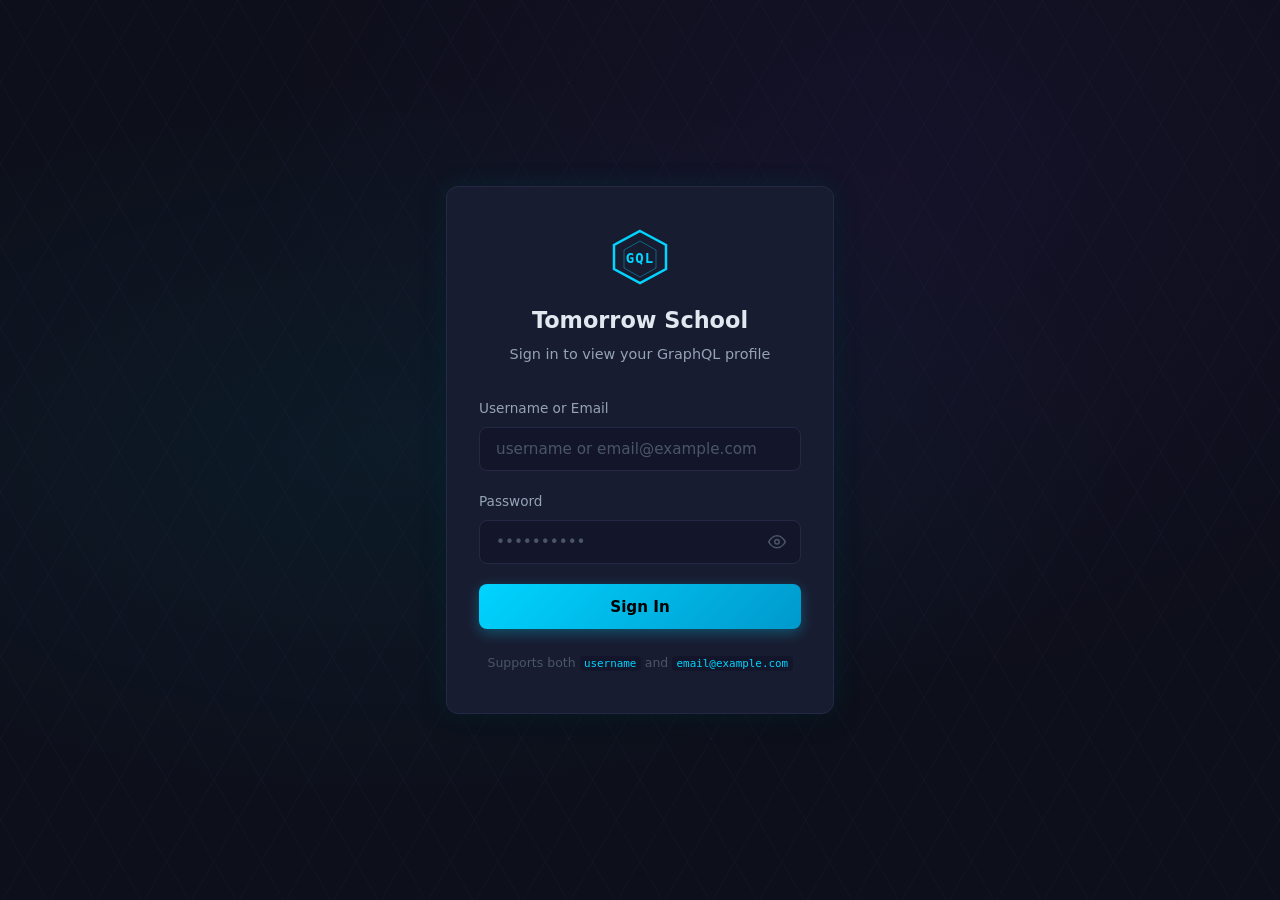
<file: index.html>
<!DOCTYPE html>
<html lang="en">
<head>
  <meta charset="UTF-8" />
  <meta name="viewport" content="width=device-width, initial-scale=1.0" />
  <title>GraphQL Profile | Tomorrow School</title>
  <link rel="icon" type="image/svg+xml" href="favicon/favicon.svg" />
  <link rel="stylesheet" href="css/style.css" />
</head>
<body>
  <div id="app">

    <div id="login-view" class="view active">
      <div class="login-bg">
        <div class="login-hexgrid" aria-hidden="true"></div>
      </div>
      <div class="login-container">
        <div class="login-card">
          <div class="login-brand">
            <svg class="brand-logo" viewBox="0 0 60 60" xmlns="http://www.w3.org/2000/svg">
              <polygon points="30,4 56,18 56,42 30,56 4,42 4,18" fill="none" stroke="#00d4ff" stroke-width="2.5"/>
              <polygon points="30,14 46,23 46,41 30,50 14,41 14,23" fill="none" stroke="#00d4ff" stroke-width="1" opacity="0.4"/>
              <text x="50%" y="54%" text-anchor="middle" dominant-baseline="middle"
                fill="#00d4ff" font-size="14" font-weight="bold" font-family="monospace" letter-spacing="1">GQL</text>
            </svg>
            <h1>Tomorrow School</h1>
            <p>Sign in to view your GraphQL profile</p>
          </div>

          <form id="login-form" novalidate autocomplete="on">
            <div class="form-group">
              <label for="credential">Username or Email</label>
              <input type="text" id="credential" name="username" placeholder="username or email@example.com"
                autocomplete="username" spellcheck="false" required />
            </div>
            <div class="form-group">
              <label for="password">Password</label>
              <div class="password-wrap">
                <input type="password" id="password" name="password" placeholder="••••••••••"
                  autocomplete="current-password" required />
                <button type="button" id="toggle-pwd" class="toggle-pwd" aria-label="Show password" tabindex="-1">
                  <svg id="eye-icon" viewBox="0 0 24 24" width="18" height="18" fill="none" stroke="currentColor" stroke-width="2">
                    <path d="M1 12s4-8 11-8 11 8 11 8-4 8-11 8-11-8-11-8z"/>
                    <circle cx="12" cy="12" r="3"/>
                  </svg>
                </button>
              </div>
            </div>

            <div id="login-error" class="error-banner hidden" role="alert" aria-live="polite">
              <svg viewBox="0 0 24 24" width="16" height="16" fill="none" stroke="currentColor" stroke-width="2">
                <circle cx="12" cy="12" r="10"/><line x1="12" y1="8" x2="12" y2="12"/><line x1="12" y1="16" x2="12.01" y2="16"/>
              </svg>
              <span id="login-error-text"></span>
            </div>

            <button type="submit" class="btn-primary btn-login" id="login-btn">
              <span class="btn-text">Sign In</span>
              <svg class="btn-spinner hidden" viewBox="0 0 24 24" width="18" height="18">
                <circle cx="12" cy="12" r="10" fill="none" stroke="currentColor" stroke-width="3" stroke-dasharray="31.4" stroke-dashoffset="10"/>
              </svg>
            </button>
          </form>

          <p class="login-hint">Supports both <code>username</code> and <code>email@example.com</code></p>
        </div>
      </div>
    </div>

    <div id="profile-view" class="view hidden">

      <header class="topbar">
        <div class="topbar-brand">
          <svg viewBox="0 0 30 30" width="26" height="26">
            <polygon points="15,2 27,8.5 27,21.5 15,28 3,21.5 3,8.5" fill="none" stroke="#00d4ff" stroke-width="2"/>
          </svg>
          <span>Tomorrow School</span>
        </div>
        <nav class="topbar-nav" role="navigation">
          <button class="nav-btn active" data-tab="overview">
            <svg viewBox="0 0 24 24" width="16" height="16" fill="none" stroke="currentColor" stroke-width="2">
              <rect x="3" y="3" width="7" height="7"/><rect x="14" y="3" width="7" height="7"/>
              <rect x="14" y="14" width="7" height="7"/><rect x="3" y="14" width="7" height="7"/>
            </svg>
            Overview
          </button>
          <button class="nav-btn" data-tab="stats">
            <svg viewBox="0 0 24 24" width="16" height="16" fill="none" stroke="currentColor" stroke-width="2">
              <line x1="18" y1="20" x2="18" y2="10"/><line x1="12" y1="20" x2="12" y2="4"/>
              <line x1="6" y1="20" x2="6" y2="14"/>
            </svg>
            Statistics
          </button>

        </nav>
        <div class="topbar-right">
          <div class="user-chip">
            <div class="user-chip-avatar" id="chip-avatar">?</div>
            <span id="chip-name">...</span>
          </div>
          <button class="btn-logout" id="logout-btn">Logout</button>
        </div>
      </header>

      <main class="main-content" id="main-content">
        <div id="data-loader" class="loader-overlay" aria-live="polite">
          <div class="loader-box">
            <div class="loader-ring"></div>
            <p>Loading your data from GraphQL…</p>
          </div>
        </div>

        <section id="tab-overview" class="tab-panel active" aria-labelledby="nav-overview">
          <div class="overview-grid">

            <div class="card profile-card">
              <div class="profile-top">
                <div class="big-avatar" id="ov-avatar">?</div>
                <div class="profile-info">
                  <h2 id="ov-login">—</h2>
                  <span class="badge badge-campus" id="ov-campus">campus</span>
                  <div class="profile-learning-row">
                    <span class="learn-chip">
                      <span class="learn-chip-label">Main Learning</span>
                      <strong id="ov-main-xp">0 B</strong>
                    </span>
                  </div>
                </div>
              </div>
              <div class="profile-stats-row">
                <div class="pstat">
                  <span class="pstat-val" id="ov-id">—</span>
                  <span class="pstat-lbl">User ID</span>
                </div>
                <div class="pstat">
                  <span class="pstat-val" id="ov-joined">—</span>
                  <span class="pstat-lbl">Joined</span>
                </div>
                <div class="pstat">
                  <span class="pstat-val" id="ov-projects">—</span>
                  <span class="pstat-lbl">Projects</span>
                </div>
              </div>
            </div>

            <div class="card xp-card">
              <h3 class="card-title">XP Summary</h3>
              <div class="xp-hero">
                <span class="xp-big" id="ov-xp-total">0</span>
                <span class="xp-unit" id="ov-xp-unit">XP</span>
              </div>
              <div class="xp-rows">
                <div class="xp-row"><span>Transactions</span><strong id="ov-xp-count">0</strong></div>
                <div class="xp-row"><span>Average / project</span><strong id="ov-xp-avg">0</strong></div>
                <div class="xp-row"><span>Largest project</span><strong id="ov-xp-max">0</strong></div>
                <div class="xp-row highlight"><span>Last activity</span><strong id="ov-xp-last">0</strong></div>
              </div>
            </div>

            <div class="card audit-card">
              <h3 class="card-title">Audit Ratio</h3>
              <div class="audit-display">
                <div class="gauge-wrap">
                  <svg id="ov-gauge-svg" viewBox="0 0 200 120" width="200" height="120">
                    <path d="M 20 110 A 80 80 0 0 1 180 110"
                      fill="none" stroke="#1a1d2e" stroke-width="18" stroke-linecap="round"/>
                    <path id="ov-gauge-arc" d="M 20 110 A 80 80 0 0 1 180 110"
                      fill="none" stroke="#10b981" stroke-width="18" stroke-linecap="round"
                      stroke-dasharray="251" stroke-dashoffset="125"/>
                    <text id="ov-gauge-val" x="100" y="94" text-anchor="middle"
                      fill="#e2e8f0" font-size="26" font-weight="bold" font-family="system-ui">—</text>
                    <text x="100" y="110" text-anchor="middle" fill="#64748b" font-size="10">AUDIT RATIO</text>
                  </svg>
                </div>
                <div class="audit-bars-wrap">
                  <div class="abar-row">
                    <div class="abar-meta">
                      <span class="abar-lbl up">↑ Done</span>
                      <span class="abar-val" id="ov-up">0 B</span>
                    </div>
                    <div class="abar-track"><div class="abar-fill up" id="abar-up" style="width:50%"></div></div>
                  </div>
                  <div class="abar-row">
                    <div class="abar-meta">
                      <span class="abar-lbl down">↓ Received</span>
                      <span class="abar-val" id="ov-down">0 B</span>
                    </div>
                    <div class="abar-track"><div class="abar-fill down" id="abar-down" style="width:50%"></div></div>
                  </div>
                </div>
              </div>
              <div class="audit-msg" id="audit-msg"></div>
            </div>

            <div class="card activity-card">
              <h3 class="card-title">Recent Activity</h3>
              <div id="activity-list" class="activity-list">
                <p class="placeholder-text">Loading…</p>
              </div>
            </div>

          </div>
        </section>

        <section id="tab-stats" class="tab-panel hidden" aria-labelledby="nav-stats">
          <div class="charts-grid">

            <div class="card chart-card span-full">
              <div class="chart-head">
                <h3 class="card-title">XP Progress Over Time</h3>
                <div class="filter-row" id="timeline-filter">
                  <button class="filter-btn active" id="timeline-all-btn">All</button>
                  <span class="filter-label">From:</span>
                  <select id="timeline-from-year" class="filter-select"><option value="">Year</option></select>
                  <select id="timeline-from-month" class="filter-select">
                    <option value="">Month</option>
                    <option value="1">Jan</option><option value="2">Feb</option><option value="3">Mar</option>
                    <option value="4">Apr</option><option value="5">May</option><option value="6">Jun</option>
                    <option value="7">Jul</option><option value="8">Aug</option><option value="9">Sep</option>
                    <option value="10">Oct</option><option value="11">Nov</option><option value="12">Dec</option>
                  </select>
                  <span class="filter-label">To:</span>
                  <select id="timeline-to-year" class="filter-select"><option value="">Year</option></select>
                  <select id="timeline-to-month" class="filter-select">
                    <option value="">Month</option>
                    <option value="1">Jan</option><option value="2">Feb</option><option value="3">Mar</option>
                    <option value="4">Apr</option><option value="5">May</option><option value="6">Jun</option>
                    <option value="7">Jul</option><option value="8">Aug</option><option value="9">Sep</option>
                    <option value="10">Oct</option><option value="11">Nov</option><option value="12">Dec</option>
                  </select>
                </div>
              </div>
              <div class="chart-box" id="box-timeline">
                <svg id="svg-timeline" class="chart-svg" preserveAspectRatio="none"></svg>
              </div>
            </div>

            <div class="card chart-card">
              <h3 class="card-title">Top Projects by XP</h3>
              <div class="chart-box" id="box-projects">
                <svg id="svg-projects" class="chart-svg"></svg>
              </div>
            </div>

            <div class="card chart-card">
              <h3 class="card-title">Results Distribution</h3>
              <div class="chart-box" id="box-results">
                <svg id="svg-results" class="chart-svg"></svg>
              </div>
            </div>

            <div class="card chart-card">
              <h3 class="card-title">Technical Skills</h3>
              <div class="chart-box" id="box-skills">
                <svg id="svg-skills" class="chart-svg"></svg>
              </div>
            </div>

            <div class="card chart-card">
              <h3 class="card-title">Technologies</h3>
              <div class="chart-box" id="box-skills-tech">
                <svg id="svg-skills-tech" class="chart-svg"></svg>
              </div>
            </div>

            <div class="card chart-card span-full">
              <h3 class="card-title">Monthly XP</h3>
              <div class="chart-box" id="box-monthly">
                <svg id="svg-monthly" class="chart-svg"></svg>
              </div>
            </div>

          </div>
        </section>



      </main>
    </div>

  </div>

  <div id="monthly-modal" class="modal-overlay hidden" role="dialog" aria-modal="true" aria-labelledby="modal-month-title">
    <div class="modal-box">
      <div class="modal-head">
        <h3 id="modal-month-title">Month</h3>
        <button id="modal-close" class="modal-close" aria-label="Close">&#x2715;</button>
      </div>
      <div class="modal-stats">
        <div class="modal-stat">
          <span class="modal-stat-lbl">Total XP</span>
          <span class="modal-stat-val accent" id="modal-total-xp">0</span>
        </div>
        <div class="modal-stat">
          <span class="modal-stat-lbl">Projects</span>
          <span class="modal-stat-val" id="modal-proj-count">0</span>
        </div>
      </div>
      <div id="modal-proj-list" class="modal-proj-list"></div>
    </div>
  </div>

  <script src="js/auth.js"></script>
  <script src="js/api.js"></script>
  <script src="js/charts.js"></script>
  <script src="js/app.js"></script>
</body>
</html>
</file>
<file: css/style.css>
:root {
  --bg:         #0d0f1a;
  --bg2:        #13162a;
  --card:       #181c30;
  --card-border:#252845;
  --accent:     #00d4ff;
  --accent2:    #7c3aed;
  --up:         #10b981;
  --down:       #ef4444;
  --warn:       #f59e0b;
  --text:       #e2e8f0;
  --text2:      #94a3b8;
  --text3:      #4a5568;
  --radius:     12px;
  --radius-sm:  8px;
  --shadow:     0 4px 24px rgba(0,0,0,.45);
  --shadow-glow:0 0 24px rgba(0,212,255,.12);
  --trans:      .2s ease;
}

*, *::before, *::after { box-sizing: border-box; margin: 0; padding: 0; }
html { font-size: 16px; scroll-behavior: smooth; }
body {
  font-family: 'Inter', 'Segoe UI', system-ui, sans-serif;
  background: var(--bg);
  color: var(--text);
  line-height: 1.6;
  min-height: 100vh;
  overflow-x: hidden;
}
a { color: var(--accent); text-decoration: none; }
button { cursor: pointer; border: none; background: none; font-family: inherit; }
input, select { font-family: inherit; }
code { font-family: 'JetBrains Mono', 'Fira Code', monospace; font-size: .875em; }
svg { display: block; }

@keyframes spin { to { transform: rotate(360deg); } }
@keyframes fadeIn { from { opacity: 0; transform: translateY(12px); } to { opacity: 1; transform: none; } }
@keyframes pulse { 0%,100% { opacity: 1; } 50% { opacity: .4; } }
@keyframes draw { from { stroke-dashoffset: var(--dash-total, 1000); } to { stroke-dashoffset: 0; } }
@keyframes barGrow { from { transform: scaleX(0); } to { transform: scaleX(1); } }
@keyframes float { 0%,100% { transform: translateY(0); } 50% { transform: translateY(-6px); } }

.hidden { display: none !important; }
.dim { opacity: .55; }
.accent { color: var(--accent); }
.up { color: var(--up); }
.down { color: var(--down); }

#login-view {
  min-height: 100vh;
  display: flex;
  align-items: center;
  justify-content: center;
  position: relative;
  overflow: hidden;
}

.login-bg {
  position: absolute; inset: 0;
  background: radial-gradient(ellipse at 30% 50%, rgba(0,212,255,.06) 0%, transparent 60%),
              radial-gradient(ellipse at 70% 20%, rgba(124,58,237,.07) 0%, transparent 50%);
}
.login-hexgrid {
  position: absolute; inset: 0;
  background-image:
    repeating-linear-gradient(60deg, transparent, transparent 40px, rgba(37,40,69,.3) 40px, rgba(37,40,69,.3) 41px),
    repeating-linear-gradient(-60deg, transparent, transparent 40px, rgba(37,40,69,.3) 40px, rgba(37,40,69,.3) 41px);
  opacity: .6;
}

.login-container {
  position: relative;
  z-index: 1;
  width: 100%;
  max-width: 420px;
  padding: 1rem;
}

.login-card {
  background: var(--card);
  border: 1px solid var(--card-border);
  border-radius: var(--radius);
  padding: 2.5rem 2rem;
  box-shadow: var(--shadow), var(--shadow-glow);
  animation: fadeIn .5s ease;
}

.login-brand {
  text-align: center;
  margin-bottom: 2rem;
}
.brand-logo {
  width: 60px; height: 60px;
  margin: 0 auto 1rem;
  animation: float 4s ease-in-out infinite;
}
.login-brand h1 {
  font-size: 1.4rem;
  font-weight: 700;
  color: var(--text);
  margin-bottom: .3rem;
}
.login-brand p { color: var(--text2); font-size: .9rem; }

.form-group { margin-bottom: 1.25rem; }
.form-group label {
  display: block;
  font-size: .85rem;
  font-weight: 500;
  color: var(--text2);
  margin-bottom: .45rem;
}
.form-group input {
  width: 100%;
  padding: .75rem 1rem;
  background: var(--bg2);
  border: 1.5px solid var(--card-border);
  border-radius: var(--radius-sm);
  color: var(--text);
  font-size: .95rem;
  transition: border-color var(--trans), box-shadow var(--trans);
  outline: none;
}
.form-group input:focus {
  border-color: var(--accent);
  box-shadow: 0 0 0 3px rgba(0,212,255,.15);
}
.form-group input::placeholder { color: var(--text3); }

.password-wrap { position: relative; }
.password-wrap input { padding-right: 2.8rem; }
.toggle-pwd {
  position: absolute; right: .75rem; top: 50%;
  transform: translateY(-50%);
  color: var(--text3);
  transition: color var(--trans);
  padding: .2rem;
}
.toggle-pwd:hover { color: var(--text2); }

.error-banner {
  display: flex; align-items: center; gap: .5rem;
  background: rgba(239,68,68,.12);
  border: 1px solid rgba(239,68,68,.35);
  border-radius: var(--radius-sm);
  padding: .75rem 1rem;
  color: #fca5a5;
  font-size: .875rem;
  margin-bottom: 1rem;
  animation: fadeIn .3s ease;
}
.error-banner svg { flex-shrink: 0; }

.btn-primary {
  display: flex; align-items: center; justify-content: center; gap: .5rem;
  width: 100%; padding: .85rem;
  background: linear-gradient(135deg, var(--accent), #0099cc);
  color: #000;
  font-weight: 700; font-size: .95rem;
  border-radius: var(--radius-sm);
  transition: opacity var(--trans), transform var(--trans), box-shadow var(--trans);
  box-shadow: 0 4px 14px rgba(0,212,255,.3);
}
.btn-primary:hover { opacity: .9; transform: translateY(-1px); box-shadow: 0 6px 20px rgba(0,212,255,.4); }
.btn-primary:active { transform: none; }
.btn-primary:disabled { opacity: .6; cursor: not-allowed; transform: none; }

.btn-spinner {
  width: 18px; height: 18px;
  border-radius: 50%;
  border: 2.5px solid rgba(0,0,0,.3);
  border-top-color: #000;
  animation: spin .7s linear infinite;
}

.login-hint {
  text-align: center;
  color: var(--text3);
  font-size: .78rem;
  margin-top: 1.5rem;
}
.login-hint code {
  background: var(--bg2);
  padding: .1em .4em;
  border-radius: 4px;
  color: var(--accent);
}

.topbar {
  position: sticky; top: 0; z-index: 100;
  display: flex; align-items: center; gap: 1rem;
  height: 60px;
  background: rgba(19,22,42,.92);
  backdrop-filter: blur(12px);
  border-bottom: 1px solid var(--card-border);
  padding: 0 1.5rem;
}

.topbar-brand {
  display: flex; align-items: center; gap: .6rem;
  font-weight: 700; font-size: .95rem;
  color: var(--text);
  flex-shrink: 0;
}
.topbar-brand svg { flex-shrink: 0; }

.topbar-nav {
  display: flex; align-items: center; gap: .25rem;
  flex: 1; justify-content: center;
}

.nav-btn {
  display: flex; align-items: center; gap: .4rem;
  padding: .45rem .85rem;
  border-radius: var(--radius-sm);
  color: var(--text2);
  font-size: .875rem; font-weight: 500;
  transition: color var(--trans), background var(--trans);
}
.nav-btn:hover { color: var(--text); background: rgba(255,255,255,.05); }
.nav-btn.active {
  color: var(--accent);
  background: rgba(0,212,255,.1);
  border: 1px solid rgba(0,212,255,.25);
}
.nav-btn svg { flex-shrink: 0; }

.topbar-right {
  display: flex; align-items: center; gap: .75rem;
  flex-shrink: 0;
}

.user-chip {
  display: flex; align-items: center; gap: .5rem;
  padding: .3rem .7rem;
  background: var(--bg2);
  border: 1px solid var(--card-border);
  border-radius: 999px;
  font-size: .85rem;
  color: var(--text2);
}
.user-chip-avatar {
  width: 26px; height: 26px;
  border-radius: 50%;
  background: linear-gradient(135deg, var(--accent), var(--accent2));
  display: flex; align-items: center; justify-content: center;
  font-weight: 700; font-size: .75rem; color: #fff;
}

.btn-logout {
  padding: .4rem .85rem;
  border: 1px solid var(--card-border);
  border-radius: var(--radius-sm);
  color: var(--text2);
  font-size: .85rem;
  transition: all var(--trans);
}
.btn-logout:hover { border-color: var(--down); color: var(--down); }

.btn-theme-toggle {
  display: none;
}

.main-content {
  max-width: 1280px;
  margin: 0 auto;
  padding: 1.5rem;
  position: relative;
}

.loader-overlay {
  position: fixed; inset: 0;
  background: rgba(13,15,26,.85);
  backdrop-filter: blur(4px);
  display: flex; align-items: center; justify-content: center;
  z-index: 200;
}
.loader-box {
  display: flex; flex-direction: column; align-items: center; gap: 1rem;
  color: var(--text2); font-size: .9rem;
}
.loader-ring {
  width: 48px; height: 48px;
  border-radius: 50%;
  border: 4px solid var(--card-border);
  border-top-color: var(--accent);
  animation: spin 1s linear infinite;
}

.tab-panel { animation: fadeIn .3s ease; }
.tab-panel.hidden { display: none; }

.card {
  background: var(--card);
  border: 1px solid var(--card-border);
  border-radius: var(--radius);
  padding: 1.5rem;
  box-shadow: var(--shadow);
  animation: fadeIn .4s ease;
}
.card-title {
  font-size: 1rem; font-weight: 600; color: var(--text);
  margin-bottom: 1.25rem;
  display: flex; align-items: center; gap: .4rem;
}

.overview-grid {
  display: grid;
  grid-template-columns: repeat(2, 1fr);
  grid-template-rows: auto auto;
  gap: 1.25rem;
}
@media (max-width: 900px) { .overview-grid { grid-template-columns: 1fr; } }

.profile-card { grid-column: 1; }
.profile-top {
  display: flex; align-items: center; gap: 1.25rem;
  margin-bottom: 1.25rem;
}
.big-avatar {
  width: 72px; height: 72px; border-radius: 50%;
  background: linear-gradient(135deg, var(--accent), var(--accent2));
  display: flex; align-items: center; justify-content: center;
  font-size: 2rem; font-weight: 700; color: #fff;
  flex-shrink: 0;
  box-shadow: 0 0 0 4px rgba(0,212,255,.2);
}
.profile-info h2 { font-size: 1.3rem; font-weight: 700; margin-bottom: .4rem; }
.badge {
  display: inline-block; padding: .2em .7em;
  border-radius: 999px; font-size: .78rem; font-weight: 600;
}
.badge-campus { background: rgba(124,58,237,.2); color: #a78bfa; border: 1px solid rgba(124,58,237,.4); }

.profile-learning-row {
  margin-top: .65rem;
  display: flex;
  gap: .5rem;
  flex-wrap: wrap;
}
.learn-chip {
  display: inline-flex;
  align-items: center;
  gap: .35rem;
  padding: .25rem .55rem;
  border-radius: 999px;
  background: var(--bg2);
  border: 1px solid var(--card-border);
  font-size: .76rem;
  color: var(--text2);
}
.learn-chip-label {
  color: var(--text2);
}
.learn-chip strong {
  color: var(--accent);
  font-size: .78rem;
  font-weight: 700;
}

.profile-stats-row {
  display: grid; grid-template-columns: repeat(3, 1fr);
  gap: .5rem; border-top: 1px solid var(--card-border); padding-top: 1rem;
}
.pstat { text-align: center; }
.pstat-val { display: block; font-size: 1.1rem; font-weight: 700; color: var(--accent); }
.pstat-lbl { display: block; font-size: .75rem; color: var(--text2); margin-top: .1rem; }

.xp-card { grid-column: 2; }
.xp-hero {
  display: flex; align-items: baseline; gap: .5rem;
  margin-bottom: 1rem;
}
.xp-big {
  font-size: 3rem; font-weight: 800;
  background: linear-gradient(135deg, var(--accent), #7c3aed);
  -webkit-background-clip: text; -webkit-text-fill-color: transparent;
  background-clip: text;
}
.xp-unit { font-size: 1.2rem; color: var(--text2); font-weight: 600; }
.xp-rows { display: flex; flex-direction: column; gap: .5rem; }
.xp-row {
  display: flex; justify-content: space-between; align-items: center;
  padding: .5rem .75rem;
  background: var(--bg2); border-radius: var(--radius-sm);
  font-size: .875rem; color: var(--text2);
}
.xp-row strong { color: var(--text); }
.xp-row.highlight { border-left: 3px solid var(--accent); }
.xp-row.highlight strong { color: var(--accent); }

.audit-card { grid-column: 1; }
.audit-display { display: flex; align-items: center; gap: 1.5rem; margin-bottom: 1rem; flex-wrap: wrap; }
.gauge-wrap { flex-shrink: 0; }
.audit-bars-wrap { flex: 1; display: flex; flex-direction: column; gap: .75rem; min-width: 160px; }
.abar-row {}
.abar-meta { display: flex; justify-content: space-between; margin-bottom: .35rem; }
.abar-lbl { font-size: .8rem; font-weight: 600; }
.abar-lbl.up { color: var(--up); }
.abar-lbl.down { color: var(--down); }
.abar-val { font-size: .8rem; color: var(--text2); }
.abar-track {
  height: 8px; background: var(--bg2); border-radius: 999px; overflow: hidden;
}
.abar-fill {
  height: 100%; border-radius: 999px;
  transition: width .8s ease;
}
.abar-fill.up { background: linear-gradient(90deg, var(--up), #34d399); }
.abar-fill.down { background: linear-gradient(90deg, var(--down), #fca5a5); }
.audit-msg { font-size: .8rem; color: var(--text2); }
.audit-msg.good { color: var(--up); }
.audit-msg.bad { color: var(--down); }

.activity-card { grid-column: 2; }
.activity-list { display: flex; flex-direction: column; gap: .5rem; max-height: 320px; overflow-y: auto; }
.activity-item {
  display: flex; align-items: center; gap: .75rem;
  padding: .6rem .75rem;
  background: var(--bg2); border-radius: var(--radius-sm);
  border-left: 3px solid var(--card-border);
  transition: border-color var(--trans);
}
.activity-item:hover { border-left-color: var(--accent); }
.activity-item.xp-type { border-left-color: var(--up); }
.activity-icon { font-size: 1rem; flex-shrink: 0; }
.activity-details { flex: 1; min-width: 0; }
.activity-name { font-size: .85rem; font-weight: 500; white-space: nowrap; overflow: hidden; text-overflow: ellipsis; }
.activity-meta { font-size: .75rem; color: var(--text2); }
.activity-xp { font-size: .85rem; font-weight: 700; color: var(--up); flex-shrink: 0; }
.placeholder-text { color: var(--text3); font-size: .875rem; text-align: center; padding: 2rem; }

.charts-grid {
  display: grid;
  grid-template-columns: repeat(2, 1fr);
  gap: 1.25rem;
}
.chart-card.span-full { grid-column: 1 / -1; }
@media (max-width: 900px) { .charts-grid { grid-template-columns: 1fr; } }

.chart-head {
  display: flex; align-items: center; justify-content: space-between;
  flex-wrap: wrap; gap: .5rem; margin-bottom: 1rem;
}
.filter-row { display: flex; gap: .35rem; }
.filter-btn {
  padding: .3rem .65rem;
  border: 1px solid var(--card-border);
  border-radius: 999px;
  font-size: .78rem; color: var(--text2);
  transition: all var(--trans);
}
.filter-btn:hover { border-color: var(--accent); color: var(--accent); }
.filter-btn.active { background: var(--accent); color: #000; border-color: var(--accent); font-weight: 700; }
.filter-label { font-size: .78rem; color: var(--text3); align-self: center; }
.filter-select {
  padding: .3rem .55rem;
  border: 1px solid var(--card-border);
  border-radius: 999px;
  font-size: .78rem; color: var(--text2);
  background: var(--bg2);
  cursor: pointer;
  transition: border-color var(--trans);
}
.filter-select:hover, .filter-select:focus { border-color: var(--accent); outline: none; }

.chart-box {
  width: 100%; min-height: 250px;
  position: relative;
  overflow: hidden;
}
.chart-svg { width: 100%; height: 100%; overflow: visible; }

.single-col { max-width: 860px; margin: 0 auto; }
.section-title { font-size: 1.4rem; font-weight: 700; margin-bottom: .4rem; }
.section-sub { color: var(--text2); font-size: .9rem; margin-bottom: 1.75rem; }

.state-bar {
  display: flex; align-items: center; gap: 0;
  background: var(--bg2);
  border: 1px solid var(--card-border);
  border-radius: var(--radius);
  margin-bottom: 2rem;
  overflow: hidden;
}
.state-cell { flex: 1; text-align: center; padding: 1rem; }
.sc-divider { width: 1px; background: var(--card-border); align-self: stretch; }
.sc-lbl { display: block; font-size: .75rem; color: var(--text2); text-transform: uppercase; letter-spacing: .05em; margin-bottom: .3rem; }
.sc-val { font-size: 1.4rem; font-weight: 800; }
.sc-val.accent { color: var(--accent); }
.sc-val.up { color: var(--up); }
.sc-val.down { color: var(--down); }

.form-block, .plan-block, .proj-block {
  margin-bottom: 2rem;
  padding-top: 1.5rem;
  border-top: 1px solid var(--card-border);
}
.form-block h3, .plan-block h3, .proj-block h3 {
  font-size: 1rem; font-weight: 600; margin-bottom: 1rem;
  display: flex; align-items: center; gap: .5rem;
}

.form-grid-2 {
  display: grid; grid-template-columns: repeat(2, 1fr); gap: 1rem;
  margin-bottom: 1rem;
}
.form-field { display: flex; flex-direction: column; gap: .35rem; }
.form-field label { font-size: .83rem; font-weight: 500; color: var(--text2); }
.form-field.span-full { grid-column: 1 / -1; }
.finput {
  padding: .65rem .9rem;
  background: var(--bg2);
  border: 1.5px solid var(--card-border);
  border-radius: var(--radius-sm);
  color: var(--text); font-size: .9rem;
  outline: none;
  transition: border-color var(--trans), box-shadow var(--trans);
}
.finput:focus {
  border-color: var(--accent);
  box-shadow: 0 0 0 3px rgba(0,212,255,.12);
}
.finput::placeholder { color: var(--text3); }
select.finput { appearance: none; cursor: pointer; }
.field-hint { font-size: .75rem; color: var(--text3); }
.hint-inline { color: var(--text3); font-size: .78rem; font-weight: 400; }

.btn-secondary {
  display: inline-flex; align-items: center; gap: .5rem;
  padding: .65rem 1.25rem;
  border: 1.5px solid var(--card-border);
  border-radius: var(--radius-sm);
  color: var(--text2); font-size: .875rem; font-weight: 500;
  transition: all var(--trans);
  margin-top: 1rem;
}
.btn-secondary:hover { border-color: var(--down); color: var(--down); }

.badge-count {
  display: inline-flex; align-items: center; justify-content: center;
  background: var(--accent); color: #000;
  border-radius: 999px; font-size: .7rem; font-weight: 700;
  min-width: 20px; height: 20px; padding: 0 5px;
  margin-left: .5rem;
}

.plan-list { display: flex; flex-direction: column; gap: .6rem; }
.plan-item {
  display: flex; align-items: center; gap: .75rem;
  padding: .75rem 1rem;
  background: var(--bg2);
  border: 1px solid var(--card-border);
  border-radius: var(--radius-sm);
  border-left: 3px solid var(--accent);
}
.plan-item-info { flex: 1; }
.plan-item-name { font-weight: 600; font-size: .9rem; }
.plan-item-meta { font-size: .78rem; color: var(--text2); margin-top: .15rem; }
.plan-item-xp { font-weight: 700; color: var(--up); font-size: .9rem; white-space: nowrap; }
.plan-item-del {
  color: var(--text3); font-size: .9rem; padding: .2rem .4rem;
  border-radius: 4px; transition: color var(--trans);
}
.plan-item-del:hover { color: var(--down); }

.empty-state {
  text-align: center; padding: 2.5rem 1rem;
  color: var(--text3);
}
.empty-icon { font-size: 2.5rem; margin-bottom: .75rem; }

.proj-cards {
  display: grid; grid-template-columns: repeat(3, 1fr); gap: 1rem;
  margin-bottom: 1.5rem;
}
.proj-card {
  background: var(--bg2); border: 1px solid var(--card-border);
  border-radius: var(--radius-sm);
  padding: 1rem; text-align: center;
}
.proj-card.up { border-top: 3px solid var(--up); }
.proj-card.down { border-top: 3px solid var(--down); }
.proj-card.ratio { border-top: 3px solid var(--accent); }
.pc-lbl { display: block; font-size: .75rem; color: var(--text2); margin-bottom: .4rem; }
.pc-val { display: block; font-size: 1.5rem; font-weight: 800; }
.proj-card.up .pc-val { color: var(--up); }
.proj-card.down .pc-val { color: var(--down); }
.proj-card.ratio .pc-val { color: var(--accent); }
.pc-delta { display: block; font-size: .78rem; margin-top: .25rem; }

.gauge-big { margin-bottom: 1.5rem; }

.team-analysis {
  background: var(--bg2);
  border: 1px solid var(--card-border);
  border-radius: var(--radius-sm);
  padding: 1rem; margin-bottom: 1rem;
}
.team-analysis h4 { font-size: .9rem; margin-bottom: .75rem; }
.team-member-row {
  display: flex; align-items: center; gap: .75rem;
  padding: .4rem .5rem;
  border-radius: 4px;
  font-size: .85rem;
}
.team-avatar {
  width: 28px; height: 28px; border-radius: 50%;
  background: linear-gradient(135deg, var(--accent2), var(--accent));
  display: flex; align-items: center; justify-content: center;
  font-size: .7rem; font-weight: 700; color: #fff; flex-shrink: 0;
}

.advisor-form { margin-bottom: 2rem; }
.adv-results { margin-top: 1.5rem; }
.adv-results h3 { font-size: 1rem; font-weight: 600; margin: 1.5rem 0 .75rem; }

.adv-summary {
  display: grid; grid-template-columns: repeat(4, 1fr); gap: 1rem; margin-bottom: 1.5rem;
}
.adv-sc {
  background: var(--bg2); border: 1px solid var(--card-border);
  border-radius: var(--radius-sm); padding: 1rem; text-align: center;
}
.adv-sc.accent { border-color: rgba(0,212,255,.4); background: rgba(0,212,255,.06); }
.adv-sc-lbl { display: block; font-size: .75rem; color: var(--text2); margin-bottom: .4rem; }
.adv-sc-val { display: block; font-size: 1.4rem; font-weight: 800; color: var(--text); }
.adv-sc.accent .adv-sc-val { color: var(--accent); }

.adv-proj-list { display: flex; flex-direction: column; gap: .6rem; }
.adv-proj-item {
  display: flex; align-items: center; gap: .75rem;
  padding: .75rem 1rem;
  background: var(--bg2); border: 1px solid var(--card-border);
  border-radius: var(--radius-sm);
  transition: border-color var(--trans);
}
.adv-proj-item:hover { border-color: var(--accent); }
.adv-proj-rank {
  width: 28px; height: 28px; border-radius: 50%;
  background: var(--accent); color: #000;
  display: flex; align-items: center; justify-content: center;
  font-weight: 800; font-size: .78rem; flex-shrink: 0;
}
.adv-proj-info { flex: 1; }
.adv-proj-name { font-weight: 600; font-size: .9rem; }
.adv-proj-meta { font-size: .78rem; color: var(--text2); margin-top: .1rem; }
.adv-proj-xp { font-weight: 700; color: var(--up); font-size: .9rem; white-space: nowrap; }

.adv-collab {
  background: var(--bg2); border: 1px solid var(--card-border);
  border-radius: var(--radius-sm); padding: 1.25rem;
}

@media (max-width: 700px) {
  .adv-summary { grid-template-columns: repeat(2, 1fr); }
  .form-grid-2 { grid-template-columns: 1fr; }
  .proj-cards { grid-template-columns: 1fr; }
  .topbar-nav { display: none; }
}

::-webkit-scrollbar { width: 6px; height: 6px; }
::-webkit-scrollbar-track { background: var(--bg); }
::-webkit-scrollbar-thumb { background: var(--card-border); border-radius: 999px; }
::-webkit-scrollbar-thumb:hover { background: var(--text3); }

.chart-tooltip {
  position: absolute;
  background: var(--card);
  border: 1px solid var(--card-border);
  border-radius: var(--radius-sm);
  padding: .5rem .75rem;
  font-size: .8rem; color: var(--text);
  pointer-events: none;
  z-index: 50;
  box-shadow: var(--shadow);
  white-space: nowrap;
  transition: opacity var(--trans);
}

.modal-overlay {
  position: fixed; inset: 0;
  background: rgba(13,15,26,.75);
  backdrop-filter: blur(4px);
  display: flex; align-items: center; justify-content: center;
  z-index: 300;
}
.modal-box {
  background: var(--card);
  border: 1px solid var(--card-border);
  border-radius: var(--radius);
  padding: 1.75rem;
  width: min(520px, 92vw);
  max-height: 80vh;
  overflow-y: auto;
  box-shadow: var(--shadow);
  animation: fadeIn .25s ease;
}
.modal-head {
  display: flex; align-items: center; justify-content: space-between;
  margin-bottom: 1.25rem;
}
.modal-head h3 { font-size: 1.1rem; font-weight: 700; }
.modal-close {
  color: var(--text3); font-size: 1.2rem;
  padding: .2rem .5rem; border-radius: 4px;
  transition: color var(--trans);
}
.modal-close:hover { color: var(--down); }
.modal-stats { display: flex; gap: 1rem; margin-bottom: 1.25rem; }
.modal-stat {
  flex: 1;
  background: var(--bg2); border: 1px solid var(--card-border);
  border-radius: var(--radius-sm); padding: .75rem 1rem; text-align: center;
}
.modal-stat-lbl { display: block; font-size: .75rem; color: var(--text2); margin-bottom: .3rem; }
.modal-stat-val { display: block; font-size: 1.3rem; font-weight: 800; }
.modal-proj-list { display: flex; flex-direction: column; gap: .45rem; }
.modal-proj-row {
  display: flex; justify-content: space-between; align-items: center;
  padding: .55rem .75rem;
  background: var(--bg2); border-radius: var(--radius-sm);
  font-size: .875rem;
}
.mprow-name { color: var(--text2); }
.mprow-xp { font-weight: 700; color: var(--up); }

.checkbox-label {
  display: flex; align-items: center; gap: .5rem;
  font-size: .83rem; color: var(--text2); cursor: pointer;
}
.checkbox-label input[type=checkbox] {
  accent-color: var(--accent); width: 15px; height: 15px;
}
</file>
